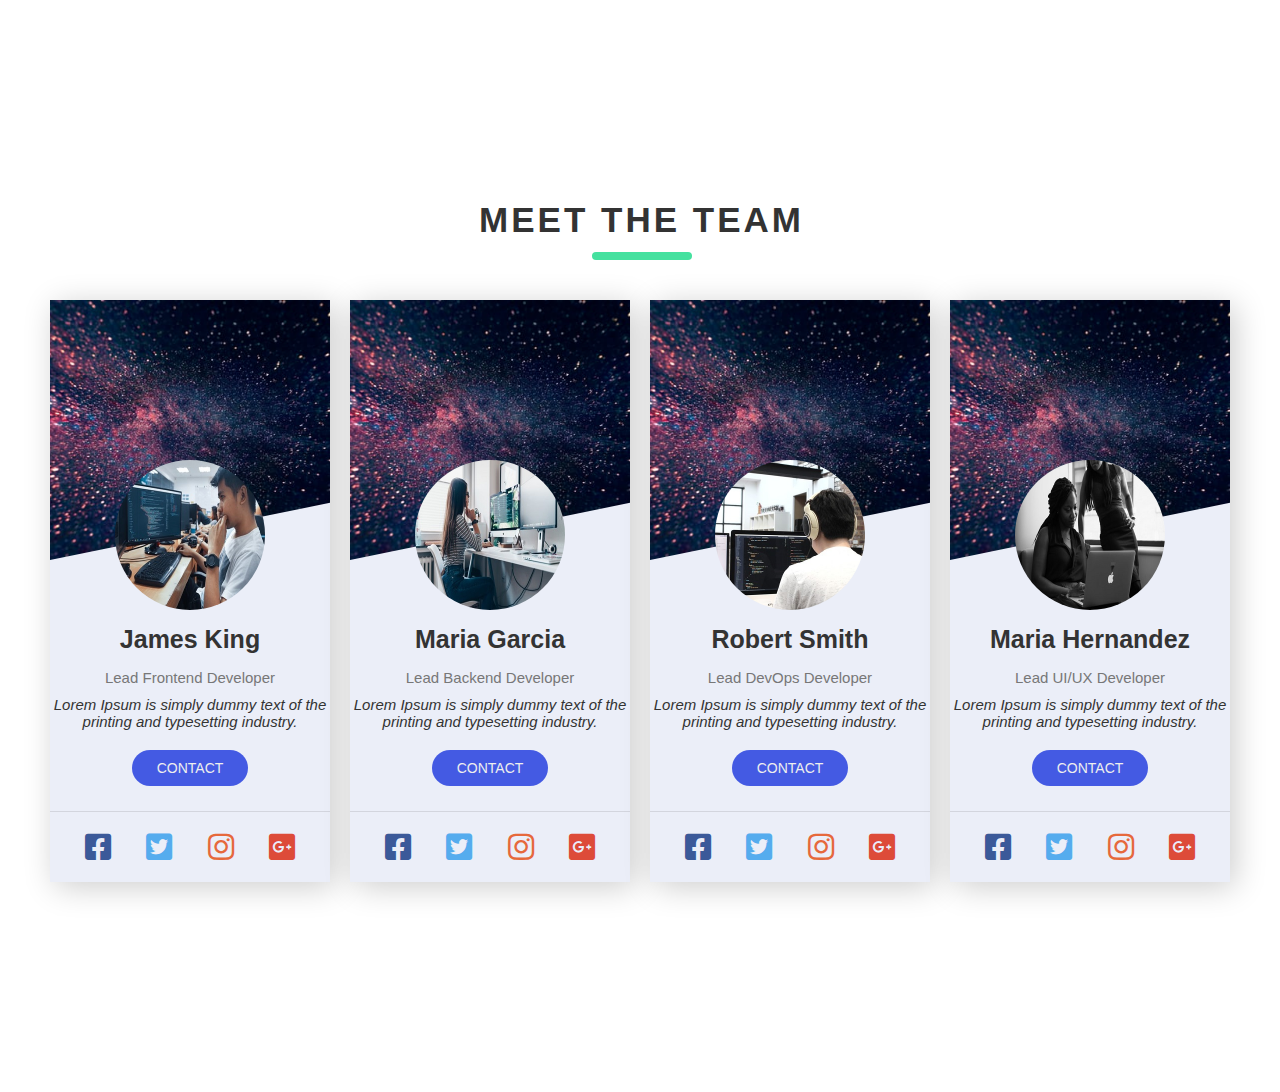
<file: team page/index.html>
<!DOCTYPE html>
<html lang="en">
<head>
    <meta charset="UTF-8">
    <meta name="viewport" content="width=device-width, initial-scale=1.0">
    <title>Our Team</title>
    <link rel="stylesheet" href="team.css">
    <link rel="stylesheet" href="fontawesome-free-5.13.1-web/css/all.min.css">
</head>
<body>
       <section>
           <div class="container">
               <h1 class="heading">Meet The Team</h1>
               <div class="card-wrapper">
                   <div class="card">
                       <img src="img/bg.jpg" alt="card-background" class="card-img">
                       <img src="img/1.jpg" alt="profile-img" class="profile-img">
                       <h1>James King</h1>
                       <p class="job-title">Lead Frontend Developer</p>
                       <p class="about">Lorem Ipsum is simply dummy text of the printing and typesetting industry. </p>
                        <a href="" class="btn">Contact</a>
                        <ul class="social-media">
                            <li> <a href=""> <i class="fab fa-facebook-square"></i> </a> </li>
                            <li> <a href=""> <i class="fab fa-twitter-square"></i> </a> </li>
                            <li> <a href=""> <i class="fab fa-instagram"></i> </a> </li>
                            <li> <a href=""> <i class="fab fa-google-plus-square"></i> </a> </li>
                        </ul>
                   </div>

                   <div class="card">
                    <img src="img/bg.jpg" alt="card-background" class="card-img">
                    <img src="img/2.jpg" alt="profile-img" class="profile-img">
                    <h1>Maria Garcia</h1>
                    <p class="job-title">Lead Backend Developer</p>
                    <p class="about">Lorem Ipsum is simply dummy text of the printing and typesetting industry.</p>
                     <a href="" class="btn">Contact</a>
                     <ul class="social-media">
                         <li> <a href=""> <i class="fab fa-facebook-square"></i> </a> </li>
                         <li> <a href=""> <i class="fab fa-twitter-square"></i> </a> </li>
                         <li> <a href=""> <i class="fab fa-instagram"></i> </a> </li>
                         <li> <a href=""> <i class="fab fa-google-plus-square"></i> </a> </li>
                     </ul>
                </div>

                <div class="card">
                    <img src="img/bg.jpg" alt="card-background" class="card-img">
                    <img src="img/3.jpg" alt="profile-img" class="profile-img">
                    <h1>Robert Smith</h1>
                    <p class="job-title">Lead DevOps Developer</p>
                    <p class="about">Lorem Ipsum is simply dummy text of the printing and typesetting industry.</p>
                     <a href="" class="btn">Contact</a>
                     <ul class="social-media">
                         <li> <a href=""> <i class="fab fa-facebook-square"></i> </a> </li>
                         <li> <a href=""> <i class="fab fa-twitter-square"></i> </a> </li>
                         <li> <a href=""> <i class="fab fa-instagram"></i> </a> </li>
                         <li> <a href=""> <i class="fab fa-google-plus-square"></i> </a> </li>
                     </ul>
                </div>

                <div class="card">
                    <img src="img/bg.jpg" alt="card-background" class="card-img">
                    <img src="img/4.jpg" alt="profile-img" class="profile-img">
                    <h1>Maria Hernandez</h1>
                    <p class="job-title">Lead UI/UX Developer</p>
                    <p class="about">Lorem Ipsum is simply dummy text of the printing and typesetting industry.</p>
                     <a href="" class="btn">Contact</a>
                     <ul class="social-media">
                         <li> <a href=""> <i class="fab fa-facebook-square"></i> </a> </li>
                         <li> <a href=""> <i class="fab fa-twitter-square"></i> </a> </li>
                         <li> <a href=""> <i class="fab fa-instagram"></i> </a> </li>
                         <li> <a href=""> <i class="fab fa-google-plus-square"></i> </a> </li>
                     </ul>
                </div>

               </div>
           </div>
       </section>
</body>
</html>
</file>
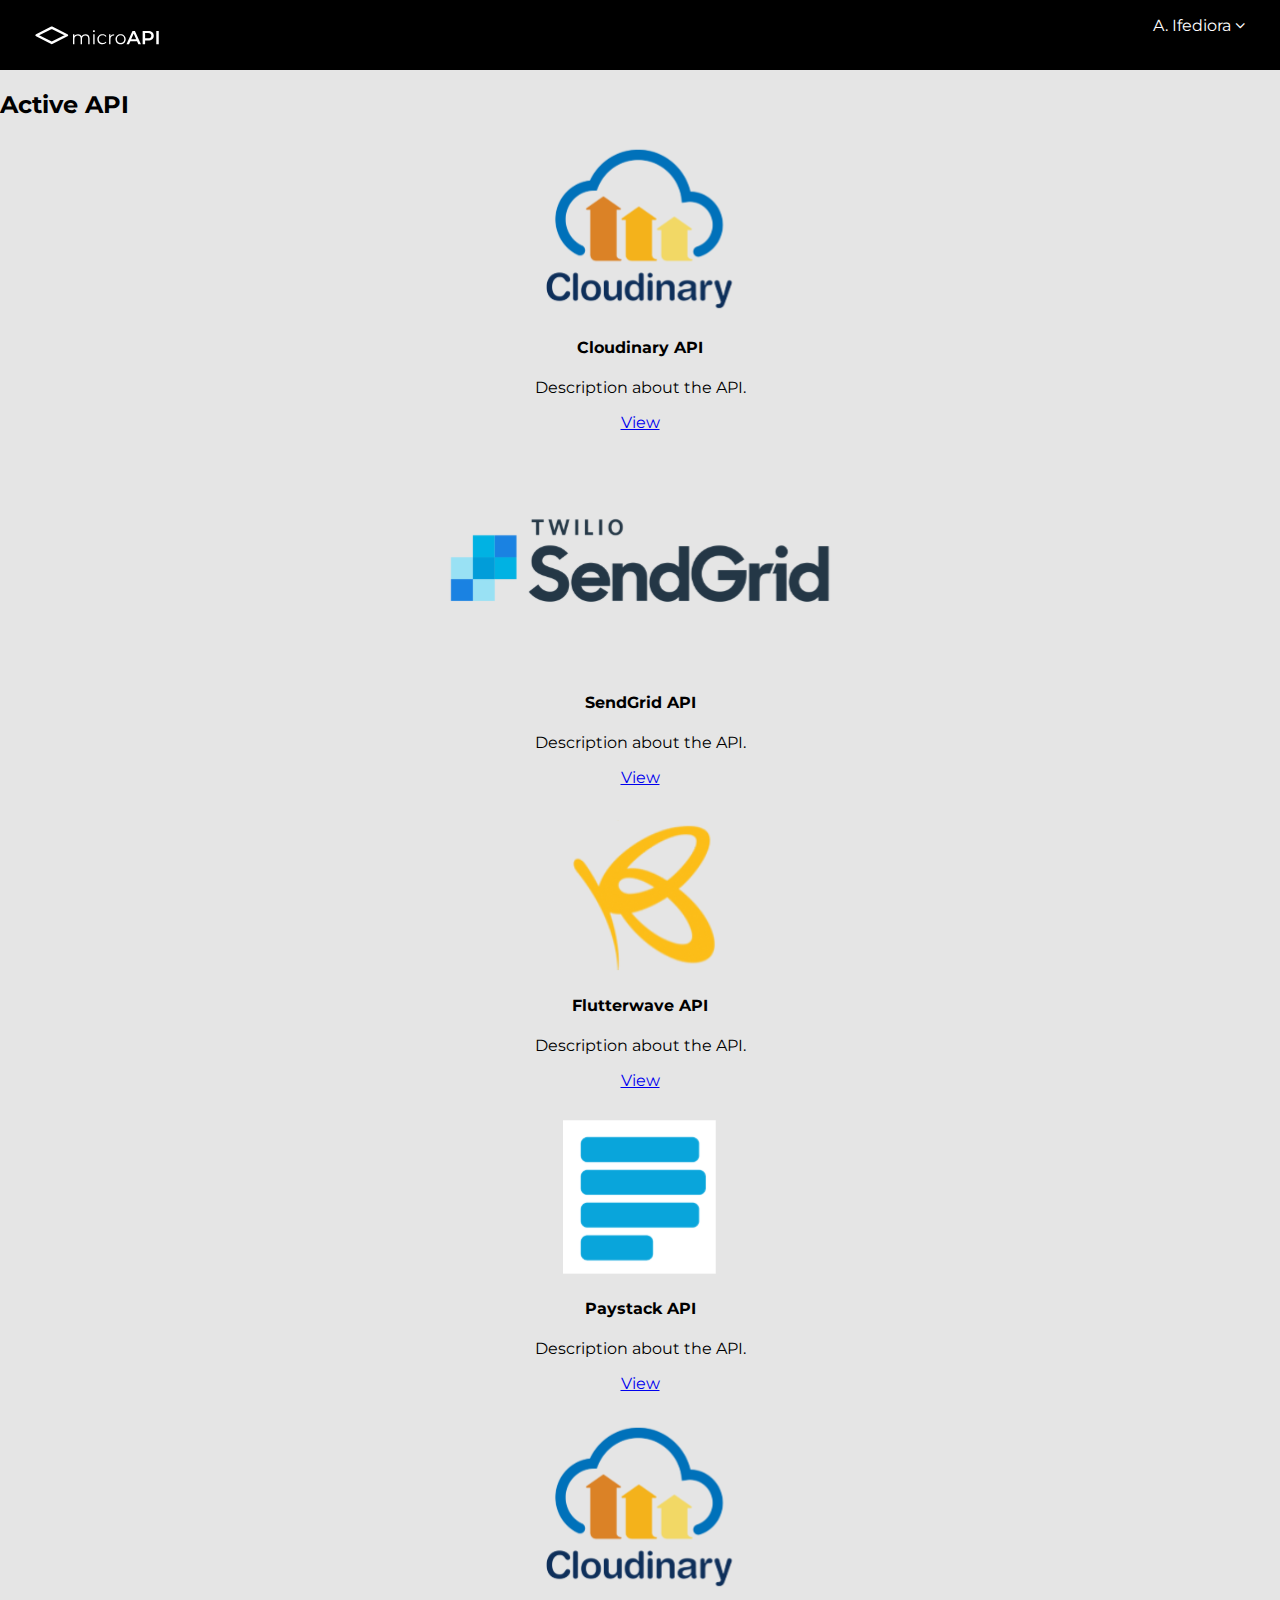
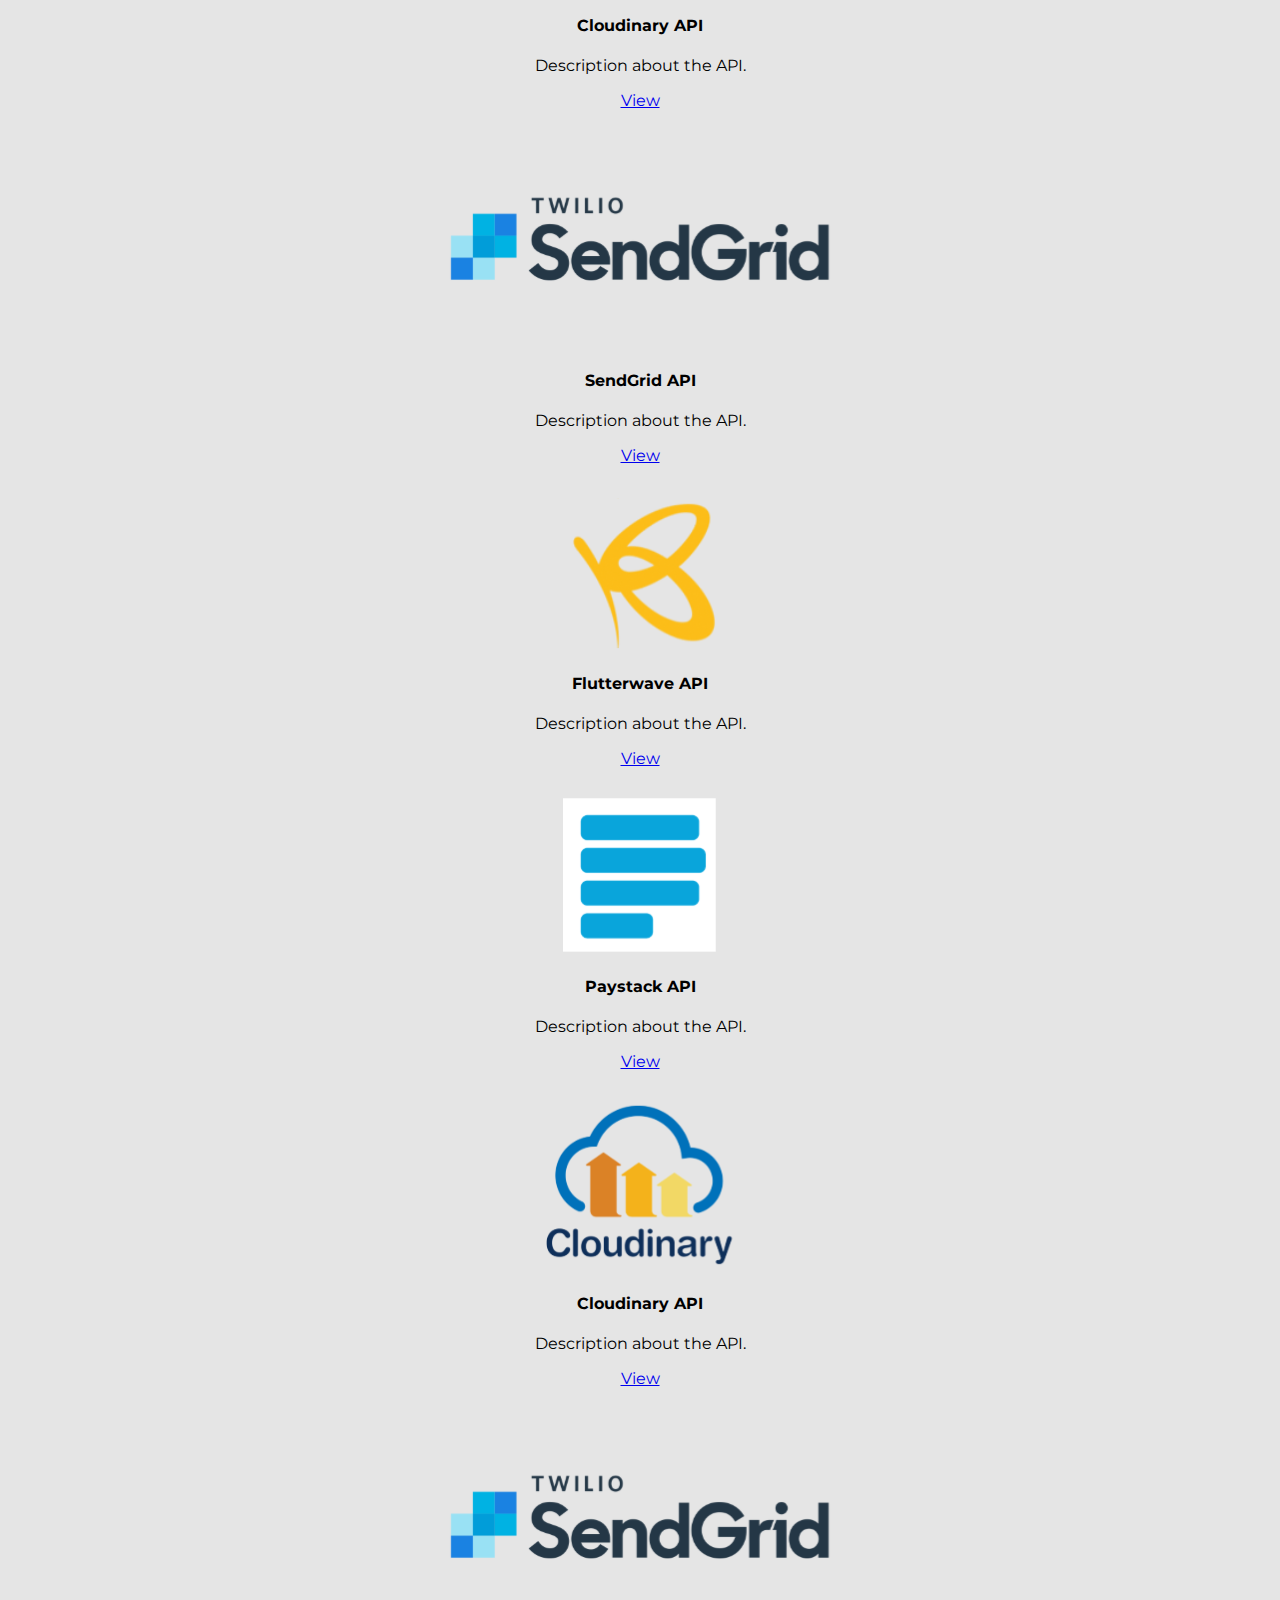
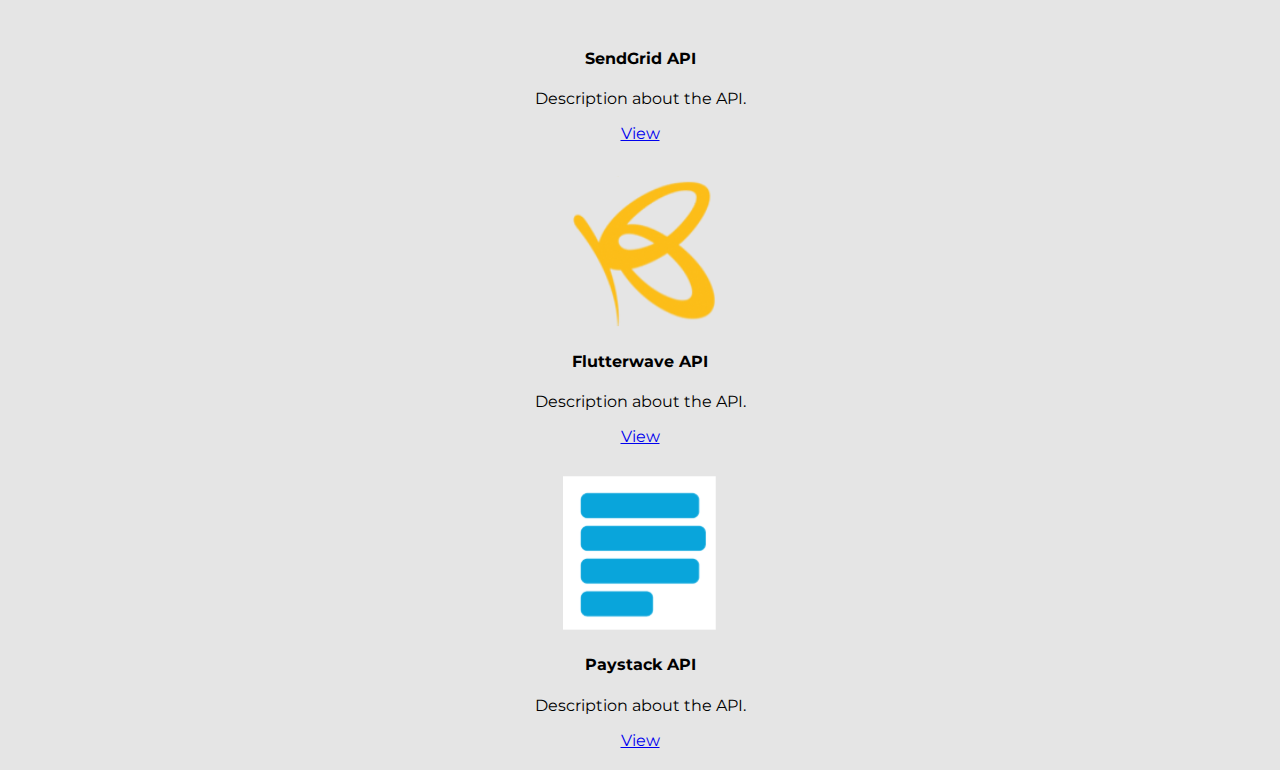
<file: active-api.html>
<!DOCTYPE html>
<html lang="en">
<head>
    <meta charset="UTF-8">
    <meta name="viewport" content="width=device-width, initial-scale=1.0">
    <!-- Bootstrap CSS -->
    <link rel="stylesheet" href="https://stackpath.bootstrapcdn.com/bootstrap/4.5.0/css/bootstrap.min.css" integrity="sha384-9aIt2nRpC12Uk9gS9baDl411NQApFmC26EwAOH8WgZl5MYYxFfc+NcPb1dKGj7Sk" crossorigin="anonymous">

    <!-- font-awesome -->
    <link rel="stylesheet" href="https://stackpath.bootstrapcdn.com/font-awesome/4.7.0/css/font-awesome.min.css">

    <!-- google font -->
    <link href="https://fonts.googleapis.com/css2?family=Montserrat:display=swap" rel="stylesheet">
    
    <!-- Custom css -->
    <link rel="stylesheet" href="assets/css/active-api.css">
    <title>Micro API | Active API</title>
</head>
<body>
    <div class="container">
        <header>
            <!-- <nav class=" navbar-light bg-primary"> -->
                <div>
                    <a href="#"><img src="assets/img/Vector.svg" class="logo" alt="logo"></a>
                    <a href="#"><img src="assets/img/microAPI.svg" class="logo1" alt="logo"></a>
                </div>
                <div class="menu">
                <ul>
                    <li>
                      <a class="nav-link" href="#">A. Ifediora <span><i class="fa fa-angle-down" aria-hidden="true"></i></span> </a>
                    </li>
                </ul>
                </div>
            </nav>
        </header>
    <!-- API section -->

            <div class="container-fluid padding">
                <div class="row welcome text-left">
                    <div class="col-12">
                        <h1 class="display-4">Active API</h1>
                    </div>
                </div>
    <!-- cards -->
                <div class="row padding">
                    <div class="col-md-3">
                        <div class="card">
                            <img class="card-img-top mx-auto d-block image1" src="assets/img/new_cloudinary_logo_square 1.svg" alt="api-brand-logo">
                            <div class="card-body">
                                <h4 class="card-title">Cloudinary API</h4>
                                <p class="card-text">Description about the API.</p>
                                <a href="#" class="btn btn-success">View</a>
                            </div>
                        </div>
                    </div>
                    <div class="col-md-3">
                        <div class="card">
                            <img class="card-img-top mx-auto d-block image2" src="assets/img/SG_Twilio_Lockup_Social-56f3cfd2f6b0c62422980170d57fac64 1.svg" alt="api-brand-logo">
                            <div class="card-body">
                                <h4 class="card-title">SendGrid API</h4>
                                <p class="card-text">Description about the API.</p>
                                <a href="#" class="btn btn-success">View</a>
                            </div>
                        </div>
                    </div>
                    <div class="col-md-3">
                        <div class="card">
                            <img class="card-img-top mx-auto d-block image3" src="assets/img/flutter_wave 1.svg" alt="api-brand-logo">
                            <div class="card-body">
                                <h4 class="card-title">Flutterwave API</h4>
                                <p class="card-text">Description about the API.</p>
                                <a href="#" class="btn btn-success">View</a>
                            </div>
                        </div>
                    </div>
                    <div class="col-md-3">
                        <div class="card">
                            <img class="card-img-top mx-auto d-block image4" src="assets/img/image 1.svg" alt="api-brand-logo">
                            <div class="card-body">
                                <h4 class="card-title">Paystack API</h4>
                                <p class="card-text">Description about the API.</p>
                                <a href="#" class="btn btn-success">View</a>
                            </div>
                        </div>
                    </div>
                </div>
                <!-- card 2 -->
                <div class="row padding">
                    <div class="col-md-3">
                        <div class="card">
                            <img class="card-img-top mx-auto d-block image1" src="assets/img/new_cloudinary_logo_square 1.svg" alt="api-brand-logo">
                            <div class="card-body">
                                <h4 class="card-title">Cloudinary API</h4>
                                <p class="card-text">Description about the API.</p>
                                <a href="#" class="btn btn-success">View</a>
                            </div>
                        </div>
                    </div>
                    <div class="col-md-3">
                        <div class="card">
                            <img class="card-img-top mx-auto d-block image2" src="assets/img/SG_Twilio_Lockup_Social-56f3cfd2f6b0c62422980170d57fac64 1.svg" alt="api-brand-logo">
                            <div class="card-body">
                                <h4 class="card-title">SendGrid API</h4>
                                <p class="card-text">Description about the API.</p>
                                <a href="#" class="btn btn-success">View</a>
                            </div>
                        </div>
                    </div>
                    <div class="col-md-3">
                        <div class="card">
                            <img class="card-img-top mx-auto d-block image3" src="assets/img/flutter_wave 1.svg" alt="api-brand-logo">
                            <div class="card-body">
                                <h4 class="card-title">Flutterwave API</h4>
                                <p class="card-text">Description about the API.</p>
                                <a href="#" class="btn btn-success">View</a>
                            </div>
                        </div>
                    </div>
                    <div class="col-md-3">
                        <div class="card">
                            <img class="card-img-top mx-auto d-block image4" src="assets/img/image 1.svg" alt="api-brand-logo">
                            <div class="card-body">
                                <h4 class="card-title">Paystack API</h4>
                                <p class="card-text">Description about the API.</p>
                                <a href="#" class="btn btn-success">View</a>
                            </div>
                        </div>
                    </div>
                </div>
                <!-- card 3 -->
                <div class="row padding">
                    <div class="col-md-3">
                        <div class="card">
                            <img class="card-img-top mx-auto d-block image1" src="assets/img/new_cloudinary_logo_square 1.svg" alt="api-brand-logo">
                            <div class="card-body">
                                <h4 class="card-title">Cloudinary API</h4>
                                <p class="card-text">Description about the API.</p>
                                <a href="#" class="btn btn-success">View</a>
                            </div>
                        </div>
                    </div>
                    <div class="col-md-3">
                        <div class="card">
                            <img class="card-img-top mx-auto d-block image2" src="assets/img/SG_Twilio_Lockup_Social-56f3cfd2f6b0c62422980170d57fac64 1.svg" alt="api-brand-logo">
                            <div class="card-body">
                                <h4 class="card-title">SendGrid API</h4>
                                <p class="card-text">Description about the API.</p>
                                <a href="#" class="btn btn-success">View</a>
                            </div>
                        </div>
                    </div>
                    <div class="col-md-3">
                        <div class="card">
                            <img class="card-img-top mx-auto d-block image3" src="assets/img/flutter_wave 1.svg" alt="api-brand-logo">
                            <div class="card-body">
                                <h4 class="card-title">Flutterwave API</h4>
                                <p class="card-text">Description about the API.</p>
                                <a href="#" class="btn btn-success">View</a>
                            </div>
                        </div>
                    </div>
                    <div class="col-md-3">
                        <div class="card">
                            <img class="card-img-top mx-auto d-block image4" src="assets/img/image 1.svg" alt="api-brand-logo">
                            <div class="card-body">
                                <h4 class="card-title">Paystack API</h4>
                                <p class="card-text">Description about the API.</p>
                                <a href="#" class="btn btn-success">View</a>
                            </div>
                        </div>
                    </div>
                </div>
            </div>
    </div>
    <!-- Optional JavaScript -->
    <!-- jQuery cdn -->
    <script src="https://code.jquery.com/jquery-3.5.1.slim.min.js" integrity="sha384-DfXdz2htPH0lsSSs5nCTpuj/zy4C+OGpamoFVy38MVBnE+IbbVYUew+OrCXaRkfj" crossorigin="anonymous"></script>
    <!-- icons -->
    <script src="https://cdn.jsdelivr.net/npm/popper.js@1.16.0/dist/umd/popper.min.js" integrity="sha384-Q6E9RHvbIyZFJoft+2mJbHaEWldlvI9IOYy5n3zV9zzTtmI3UksdQRVvoxMfooAo" crossorigin="anonymous"></script>
    <!-- bootstrap js -->
    <script src="https://stackpath.bootstrapcdn.com/bootstrap/4.5.0/js/bootstrap.min.js" integrity="sha384-OgVRvuATP1z7JjHLkuOU7Xw704+h835Lr+6QL9UvYjZE3Ipu6Tp75j7Bh/kR0JKI" crossorigin="anonymous"></script>
</body>
</html>
</file>
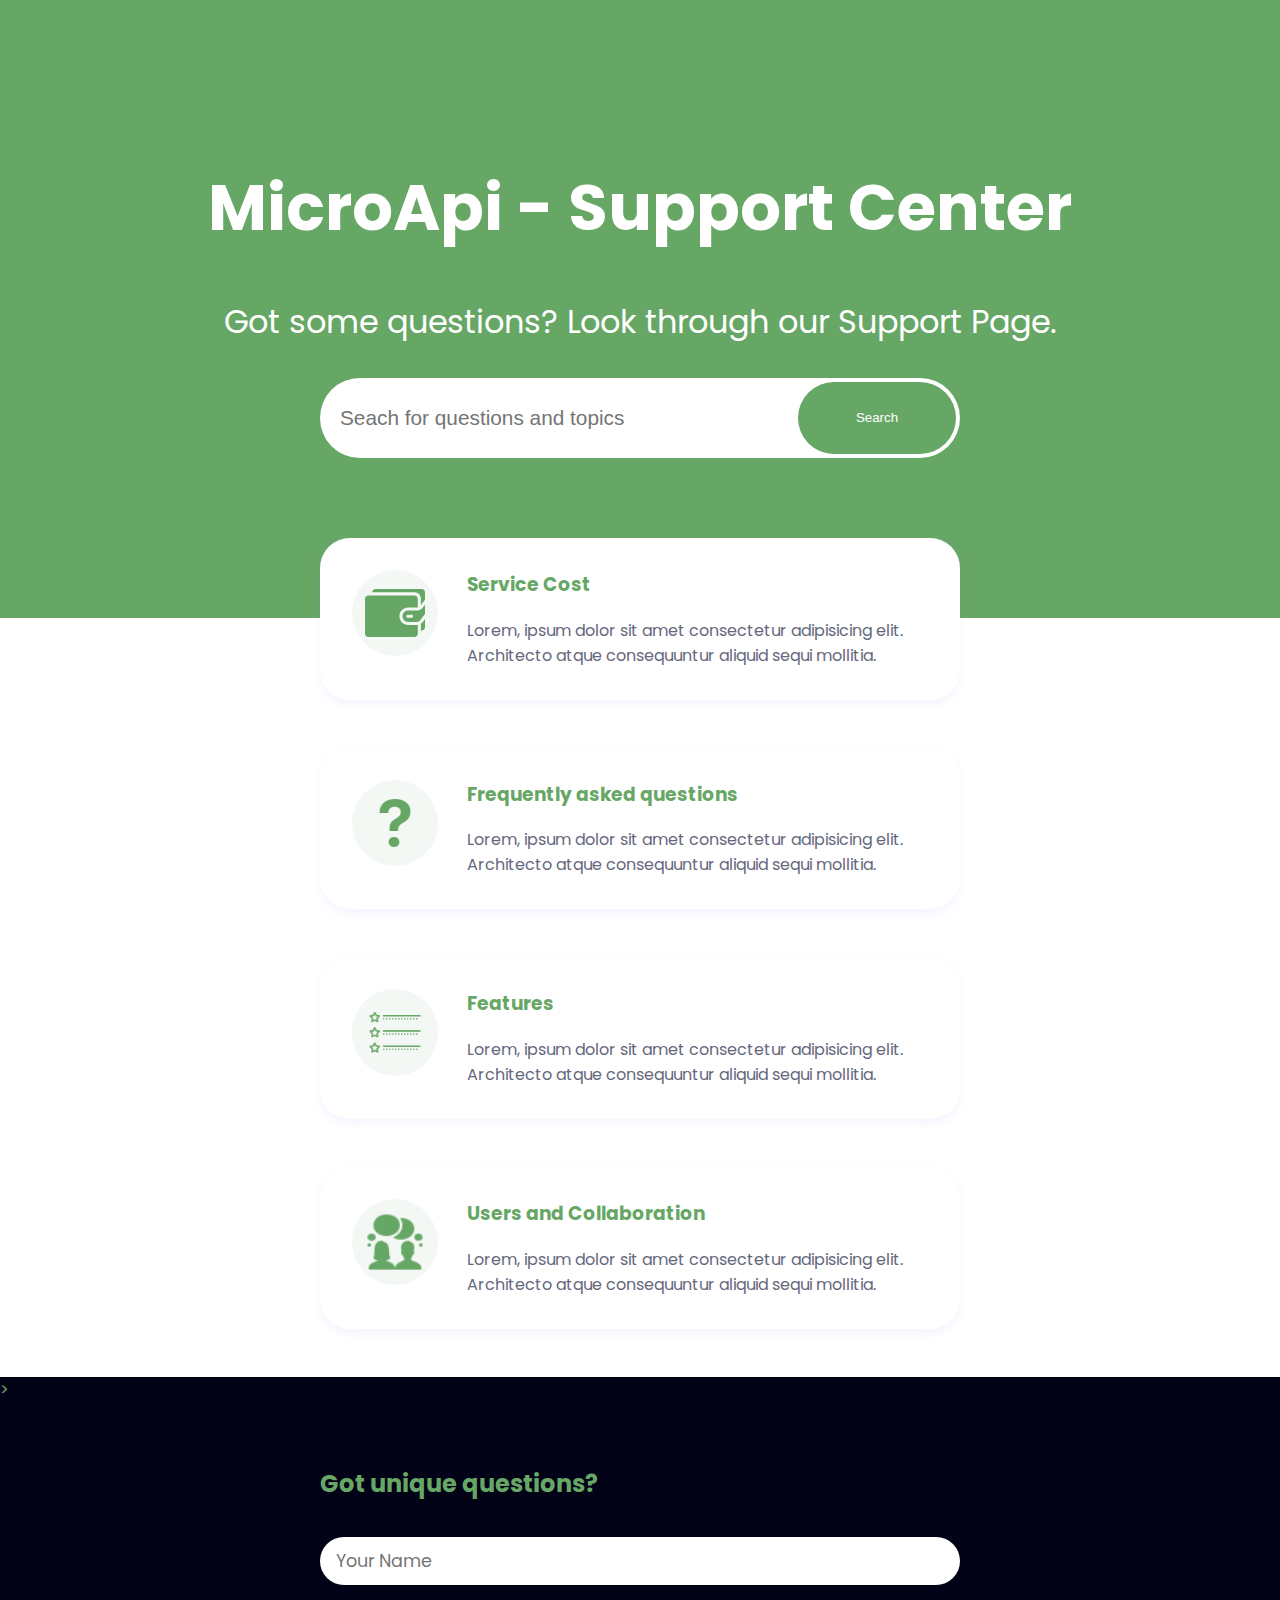
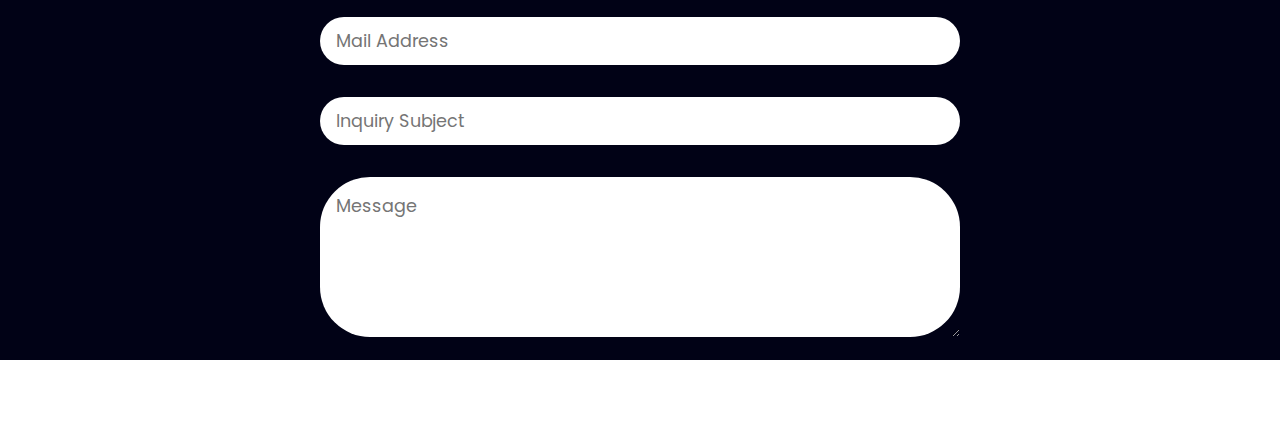
<file: support.html>
<!DOCTYPE html>
<html lang="en">

<head>
    <meta charset="UTF-8">
    <meta name="viewport" content="width=device-width, initial-scale=1.0">
    <title>MicroApi Support</title>
    <link rel="stylesheet" href="/assets/css/support.css">
    <link href="https://fonts.googleapis.com/css2?family=Muli&family=Poppins&display=swap" rel="stylesheet">
</head>

<body>
    <!-- Decided to stop working on the Navigation as a uniform one would be available already -->
    <!-- <nav id="" class="">
        <div class="logo">
            <img src="./assets/img/logo.svg" alt="">
        </div>
        <div class="links">
            <a href="" class="link">Home</a>
            <a href="" class="link">About</a>
            <a href="" class="link">Contact Us</a>
            <a href="" class="link">Documentation</a>
        </div>
        <div class="sign">
            <a href="" class="sign__in">Sign In</a>
            <a href="" class="sign__out">Sign Out</a>
        </div>
    </nav> -->
    <section id="hero">
        <h1>MicroApi - Support Center</h1>
        <p>Got some questions? Look through our Support Page.</p>
        <form action="" class="search">
            <div class="search__group">
                <input type="text" name="" class="search__input" placeholder="Seach for questions and topics">
                <button type="submit" class="search__btn">Search</button>
            </div>
        </form>
    </section>
    <div class="wrapper">


        <section class="topics">
            <div class="topic">
                <div class="topic__img">
                    <img src="./assets/img/wallet.svg" alt="">
                </div>
                <div class="topic__text">
                    <h3 class="topic__head">Service Cost</h3>
                    Lorem, ipsum dolor sit amet consectetur adipisicing elit. Architecto atque consequuntur aliquid
                    sequi
                    mollitia.
                </div>
            </div>
            <div class="topic">
                <div class="topic__img">
                    <img src="./assets/img/question.png" alt="" class="img">
                </div>
                <div class="topic__text">
                    <h3 class="topic__head">Frequently asked questions</h3>
                    Lorem, ipsum dolor sit amet consectetur adipisicing elit. Architecto atque consequuntur aliquid
                    sequi
                    mollitia.
                </div>
            </div>
            <div class="topic">
                <div class="topic__img">
                    <img src="./assets/img/icons8-features-list-80.png" alt="">
                </div>
                <div class="topic__text">
                    <h3 class="topic__head">Features</h3>
                    Lorem, ipsum dolor sit amet consectetur adipisicing elit. Architecto atque consequuntur aliquid
                    sequi
                    mollitia.
                </div>
            </div>
            <div class="topic">
                <div class="topic__img">
                    <img src="./assets/img/collab.png" alt="">
                </div>
                <div class="topic__text">
                    <h3 class="topic__head">Users and Collaboration</h3>
                    Lorem, ipsum dolor sit amet consectetur adipisicing elit. Architecto atque consequuntur aliquid
                    sequi
                    mollitia.
                </div>
            </div>
        </section>
        <aside class="support">
            >
            <form action="" class="support__form">
                <h2>Got unique questions?</h2>
                <input type="text" placeholder="Your Name" class="support__input">
                <input type="email" name="" id="" placeholder="Mail Address" class="support__input">
                <input type="text" name="" id="" placeholder="Inquiry Subject" class="support__input">
                <textarea name="" id="" cols="30" rows="10" class="support__message" placeholder="Message"></textarea>
            </form>
        </aside>
    </div>
</body>

</html>
</file>
<file: team page/team.css>
*{
    margin: 0;
    padding: 0;
    box-sizing: border-box;
}

html {
    font-size: 10px;
    font-family: roboto, sans-serif;
}

a{
    text-decoration: none;
    color:#fff;
}

section{
    padding: 20rem 0;
    background-color: #fff;
}

.heading{
    text-transform: uppercase;
    font-size: 3.5rem;
    letter-spacing: 3px;
    margin-right: -3px;
    margin-bottom: 5rem;
    text-align: center;
    color: #333;
    position: relative;
}

.heading::after{
    content: "";
    width: 10rem;
    height: .8rem;
    background-color: #45e19f;
    position: absolute;
    bottom: -2rem;
    left: 50%;
    transform: translateX(-50%);
    border-radius: 2rem;
}

.card-wrapper {
    display: flex;
    align-items: center;
    align-content: center;
    flex-direction: column;
}

.card {
    width: 28rem;
    background-color: #ebeef8;
    display: flex;
    flex-direction: column;
    align-items: center;
    justify-content: center;
    margin: 2rem 0;
    box-shadow: .5rem .5rem 3rem rgba(0,0,0,0.2);
}

.card .card-img {
    width: 100%;
    height: 26rem;
    object-fit: cover;
    -webkit-clip-path: polygon(0 0, 100% 0, 100% 78%, 0% 100%);
    clip-path: polygon(0 0, 100% 0, 100% 78%, 0% 100%);
}

.profile-img {
    width: 15rem ;
    height: 15rem;
    object-fit: cover;
    border-radius: 50%;
    margin-top: -10rem;
    z-index: 999;
    border: 5px soild #ebeef8 ;
}

.card h1 {
    font-size: 2.5rem;
    color: #333;
    margin: 1.5rem 0;
}

.job-title {
    color: #777;
    font-size: 1.5rem;
    font-weight: 300;
    margin-bottom: 1rem;
}

.about {
    font-size: 1.5rem;
    font-weight: 300;
    font-style: italic;
    text-align: center;
    color: #333; 
    margin-bottom: 1rem;
}

.card .btn {
    padding: 1rem 2.5rem;
    background-color: #445ae3;
    border-radius: 2rem;
    margin: 1rem 0;
    text-transform: uppercase;
    color: #eee;
    font-size: 1.4rem;
    transition: all .5s;
}

.card .btn:hover {
    transform: translateY(-2px);
    box-shadow: .5rem .5rem 2rem rgba(0,0,0,0.2) ;
}


.card .btn:active{
    transform: translateY(0);
    box-shadow: none ;
}

.social-media {
    width: 100%;
    list-style: none;
    display: flex;
    justify-content: space-evenly;
    padding: 2rem 0;
    margin-top: 1.5em;
    border-top: 1px solid rgba(0,0,0,0.1);
}

.social-media i {
    font-size: 3rem;
    transition: color .5s;
}

.fa-facebook-square {
    color: #3b5999;
}

.fa-twitter-square{
    color: #55acee;
}

.fa-instagram {
    color: #e6683c;
}

.fa-google-plus-square{
    color: #dd4b39;
}

.fa-facebook-square:hover,
.fa-twitter-square:hover,
.fa-instagram:hover,
.fa-google-plus-square:hover{
       color: #45e19f;
}

@media screen and (min-width: 700px){
    .card-wrapper{
        flex-direction: row;
        flex-wrap: wrap;
        justify-content: center;
        align-items: center;
    }

    .card {
        margin: 1rem;
        transition: transform .5s;
    }

      @keyframes fadeIn {
          from{
              opacity: 0;
          }
        to{
            opacity: 1;
        }  
      }
      .card:nth-child(2){
        animation: fadeIn .5s .5s backwards;
    }
    
    .card:nth-child(1){
        animation: fadeIn .5s .1s backwards;
    }

    .card:nth-child(3){
        animation: fadeIn .5s 1.5s backwards;
    }

    .card:nth-child(4){
        animation: fadeIn .5s 2s backwards;
    }
}

.card:hover{
    transform: scale(1.05);
}
</file>
<file: assets/css/active-api.css>
body{
    margin: 0;
    padding: 0;
    background: #E5E5E5;
    font-family: 'Montserrat', sans-serif;
}
header{
background-color: black;
display: flex;
justify-content: space-between;
height: 70px;
}
header a{
    text-decoration: none;
    color: white;
}
.logo{
width: 30%;
margin-top: 25px;
margin-left: 25px;
}
.logo1{
width: 50%;
margin-top: 20px;
}
.nav-link{
    color: white !important;
    margin-top: 17px;
padding-right: 35px;
}
h1{
font-size: 1.5em !important;
font-weight: bold !important;
margin-top: 20px;
}
.card{
margin-bottom: 20px;
text-align: center;
}
h4{
    font-weight: bold;
}
.image1{
    width: 15%;
    margin-top: 10px;
}
.image2{
    width: 31%;
}
.image3{
width: 13%;
margin-top: 10px;
}
.image4{
width: 12%;
margin-top: 10px;
}
.btn{
width: 35%;
}

@media screen and (min-width: 1024px){
.logo{
    width: 20%;
    margin-left: 35px;
}
.btn{
width: 50%;
}
}
</file>
<file: assets/css/support.css>
* {
  box-sizing: border-box;
}

h1,
h2,
h3,
p {
  margin-top: 0;
}

img {
  width: 100%;
  height: 100%;
}

html,
body {
  width: 100%;
  margin: 0;
  padding: 0;
  scroll-behavior: smooth;
  font-family: 'Poppins', sans-serif;
}

nav {
  width: 100%;
  background: #010216;
  color: #fff;
  display: flex;
  flex-direction: row;
  justify-content: space-between;
  align-items: center;
}

.links>*,
.sign>* {
  margin: 0 2rem;
  color: #fff;
  text-decoration: none;
}

#hero {
  background: #67A766;
  min-height: 10rem;
  padding: 10rem 0;
  color: #fff;
  display: flex;
  flex-direction: column;
  justify-content: center;
  align-items: center;
  font-size: 2rem;
  text-align: center;
}

.search {}

.search__group {
  width: 100%;
  height: 5rem;
  padding: .25rem;
  overflow: hidden;
  display: flex;
  flex-direction: row;
  justify-content: space-between;
  background: #fff;
  border-radius: 50px;
}

.search__input {
  width: 70%;
  height: 4.5rem;
  padding: 0 1rem;
  border: transparent;
  font-size: 1.3rem;
}

input.search__input:focus {
  outline: none;
}

.search__btn {
  width: 25%;
  height: 4.5rem;
  background: #67A766;
  color: #fff;
  border-radius: 50px;
  border: none;
}

.topics {
  width: 60%;
  margin-top: -8rem;
  background: transparent;
}

.topic {
  background: #fff;
  display: flex;
  justify-content: space-between;
  align-items: flex-start;
  margin: 3rem auto;
  padding: 2rem;
  box-shadow: rgba(117, 131, 253, 0.09) 0px 4px 8px 0px;
  border-radius: 30px;
  color: #65687d;
  cursor: pointer;
  transition: all 200ms;
}

.topic:hover {
  transform: scale(1.2);
  transform: translateY(-10px);
}

.topic__img {
  position: relative;
  width: 20%;
  background: #67a76613;
  border-radius: 50%;
  z-index: 9999;
}

.topic__img:after {
  content: "";
  display: block;
  padding-bottom: 100%;
}

.topic__img img {
  position: absolute;
  top: 15%;
  left: 15%;
  width: 70%;
  height: 70%;
}

.topic__text {}

.topic__head {
  color: #67A766;
}

.support {
  width: 100%;
  background: #010216;
  color: #67A766;
}

.support__form {
  font-family: 'Poppins', sans-serif;
}

.support__input,
.support__message {
  width: 100%;
  margin: 1rem 0;
  height: 3rem;
  padding: 1rem;
  border: transparent;
  background: #fff;
  border-radius: 50px;
  font-family: 'Poppins',
    sans-serif;
  font-size: 1.1rem;
}

.support__message {
  height: 10rem;
}

@media screen and (min-width: 320px) {
  nav {
    padding: 2rem 1rem;
  }

  .search {
    width: 80%;
  }

  .search__btn {
    width: 30%;
  }

  .topics {
    width: 100%;
  }

  .topic {
    width: 80%;
    flex-direction: column;
  }

  .topic__img {
    width: 30%;
  }

  .topic__text {
    width: 100%;
  }

  .support__form {
    width: 80%;
    margin: 5% 10%;
  }

  /* .support__input,
  .support__message {
    margin: 1rem 5%;
  } */
}

@media screen and (min-width:768px) {
  nav {
    padding: 2rem 5rem;
  }

  .search {
    width: 50%;
  }

  .search__btn {
    width: 25%;
  }

  .topics {
    width: 100%;
  }

  .topic {
    width: 50%;
    flex-direction: row;
  }

  .topic__img {
    width: 15%;
  }

  .topic__text {
    width: 80%;
  }

  .support__form {
    width: 50%;
    margin: 5% 25%;
  }

  /* .support__input,
  .support__message {
    margin: 1rem auto;
  } */
}
</file>
